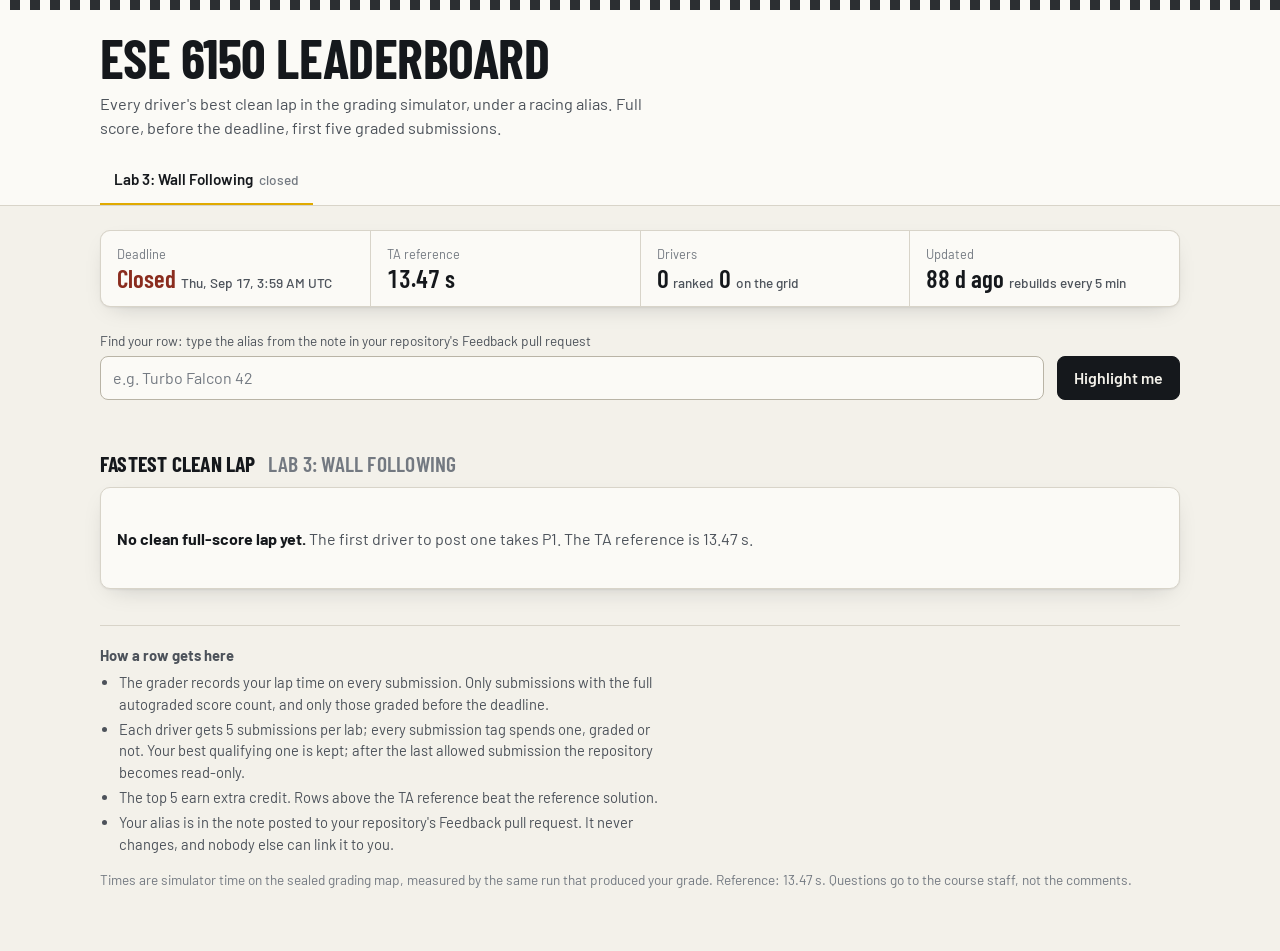
<file: index.html>
<!doctype html>
<html lang="en">
<head>
<meta charset="utf-8">
<meta name="viewport" content="width=device-width, initial-scale=1">
<title>ESE 6150 Leaderboard</title>
<meta name="description" content="Live lap-time leaderboard for the ESE 6150 Roboracer labs: best clean lap per driver, anonymous aliases, TA reference.">
<meta name="color-scheme" content="light dark">
<link rel="preconnect" href="https://fonts.googleapis.com">
<link rel="preconnect" href="https://fonts.gstatic.com" crossorigin>
<link href="https://fonts.googleapis.com/css2?family=Barlow+Condensed:wght@600;700&family=Barlow:wght@400;500;600&display=swap" rel="stylesheet">
<style>
  :root {
    --bg: #f3f1ea;
    --surface: #fbfaf6;
    --surface-2: #ece9df;
    --ink: #15181c;
    --ink-2: #4c525a;
    --ink-3: #737981;
    --line: #d8d4c9;
    --line-strong: #b9b4a6;
    --accent: #e0aa00;
    --accent-tint: #fdf0bf;
    --accent-ink: #6f5200;
    --me: #0c6b4f;
    --me-tint: #d9f0e6;
    --me-ink: #0a4f3b;
    --danger-ink: #8a2c1e;
    --shadow: 0 1px 2px rgba(20, 24, 28, .06), 0 8px 24px -12px rgba(20, 24, 28, .25);
    --radius: 10px;
    --display: "Barlow Condensed", "Arial Narrow", "Helvetica Neue", Arial, sans-serif;
    --body: "Barlow", "Helvetica Neue", Arial, system-ui, sans-serif;
    color-scheme: light dark;
  }
  @media (prefers-color-scheme: dark) {
    :root:not([data-theme="light"]) {
      --bg: #0f1113;
      --surface: #171a1e;
      --surface-2: #1f2328;
      --ink: #f0eee7;
      --ink-2: #b1b6bd;
      --ink-3: #868c94;
      --line: #2b3037;
      --line-strong: #3d434b;
      --accent: #f2c14e;
      --accent-tint: #3a2f0d;
      --accent-ink: #f6d174;
      --me: #4fd1a3;
      --me-tint: #10352a;
      --me-ink: #8fe7c6;
      --danger-ink: #f2a08f;
      --shadow: 0 1px 2px rgba(0, 0, 0, .4), 0 12px 32px -12px rgba(0, 0, 0, .7);
    }
  }
  * { box-sizing: border-box; }
  html { background: var(--bg); }
  body {
    margin: 0;
    font-family: var(--body);
    font-size: 16px;
    line-height: 1.45;
    color: var(--ink);
    background: var(--bg);
    -webkit-font-smoothing: antialiased;
    accent-color: var(--accent);
    caret-color: var(--accent);
    scrollbar-color: var(--line-strong) transparent;
  }
  ::selection { background: var(--accent); color: #15181c; }
  :focus-visible { outline: 2px solid var(--accent); outline-offset: 2px; border-radius: 4px; }
  a { color: inherit; text-decoration-thickness: 1px; text-underline-offset: .18em; }
  .wrap { width: min(1080px, 100% - 2rem); margin-inline: auto; }

  /* Masthead: the checkered band is the only ornament on the page. */
  .masthead {
    border-bottom: 1px solid var(--line);
    background: var(--surface);
    position: relative;
  }
  .masthead::before {
    content: "";
    display: block;
    height: 10px;
    background:
      repeating-conic-gradient(var(--ink) 0 25%, var(--surface) 0 50%) 0 0 / 20px 20px;
    opacity: .9;
  }
  .masthead .wrap { padding: 1.4rem 0 0; }
  h1 {
    font-family: var(--display);
    font-weight: 700;
    font-size: clamp(2.2rem, 5vw, 3.4rem);
    line-height: .95;
    letter-spacing: -.01em;
    text-transform: uppercase;
    margin: 0;
    text-wrap: balance;
  }
  .lede { margin: .5rem 0 0; max-width: 62ch; color: var(--ink-2); font-size: 1.02rem; }
  .tabs { display: flex; gap: .25rem; margin-top: 1.1rem; overflow-x: auto; scrollbar-width: none; }
  .tabs::-webkit-scrollbar { display: none; }
  .tab {
    appearance: none; border: 0; background: transparent; color: var(--ink-2);
    font: inherit; font-weight: 600; font-size: .95rem; padding: .7rem .9rem .8rem;
    border-bottom: 3px solid transparent; cursor: pointer; white-space: nowrap; margin-bottom: -1px;
  }
  .tab:hover { color: var(--ink); }
  .tab[aria-selected="true"] { color: var(--ink); border-bottom-color: var(--accent); }
  .tab .state { font-weight: 500; color: var(--ink-3); margin-left: .35rem; font-size: .85rem; }

  main .wrap { padding: 1.5rem 0 3rem; }

  /* Status strip */
  .status {
    display: grid; grid-template-columns: repeat(auto-fit, minmax(190px, 1fr)); gap: 1px;
    background: var(--line); border: 1px solid var(--line); border-radius: var(--radius);
    overflow: hidden; box-shadow: var(--shadow);
  }
  .status > div { background: var(--surface); padding: .85rem 1rem; }
  .status .k { font-size: .8rem; color: var(--ink-3); margin: 0; }
  .status .v {
    margin: .15rem 0 0; font-family: var(--display); font-weight: 600; font-size: 1.55rem;
    line-height: 1.1; font-variant-numeric: tabular-nums;
  }
  .status .v small { font-family: var(--body); font-weight: 500; font-size: .85rem; color: var(--ink-2); margin-left: .3rem; }
  .status .closed .v { color: var(--danger-ink); }

  /* Find me */
  .find { margin-top: 1.5rem; display: flex; flex-wrap: wrap; gap: .6rem .8rem; align-items: end; }
  .find label { display: block; font-size: .85rem; color: var(--ink-2); margin-bottom: .3rem; }
  .find .field { flex: 1 1 260px; }
  .find input {
    width: 100%; font: inherit; padding: .6rem .75rem; border-radius: 8px;
    border: 1px solid var(--line-strong); background: var(--surface); color: var(--ink);
  }
  .find input::placeholder { color: var(--ink-3); }
  .btn {
    font: inherit; font-weight: 600; padding: .6rem 1rem; border-radius: 8px; cursor: pointer;
    border: 1px solid var(--ink); background: var(--ink); color: var(--bg);
  }
  .btn:hover { opacity: .9; }
  .btn.quiet { background: transparent; color: var(--ink-2); border-color: var(--line-strong); }
  .find-msg { flex-basis: 100%; margin: 0; font-size: .92rem; color: var(--ink-2); min-height: 1.3em; }
  .find-msg.ok { color: var(--me-ink); }

  /* Board */
  .board { margin-top: 1.2rem; }
  .board h2, .grid h2 {
    font-family: var(--display); font-weight: 700; font-size: 1.35rem; text-transform: uppercase;
    letter-spacing: .01em; margin: 0 0 .5rem;
  }
  .board h2 span, .grid h2 span { color: var(--ink-3); font-weight: 600; margin-left: .5rem; }
  .table-wrap {
    overflow-x: auto; border: 1px solid var(--line); border-radius: var(--radius);
    background: var(--surface); box-shadow: var(--shadow);
  }
  table { border-collapse: collapse; width: 100%; min-width: 560px; }
  th, td { padding: .62rem .8rem; text-align: left; border-top: 1px solid var(--line); vertical-align: middle; }
  thead th {
    border-top: 0; font-size: .78rem; text-transform: uppercase; letter-spacing: .06em;
    color: var(--ink-2); font-weight: 600; background: var(--surface-2);
  }
  td.num, th.num { text-align: right; font-variant-numeric: tabular-nums; white-space: nowrap; }
  td.rank { width: 3.6rem; text-align: center; font-family: var(--display); font-weight: 700; font-size: 1.2rem; }
  td.alias { font-weight: 600; }
  td.time { font-family: var(--display); font-weight: 700; font-size: 1.35rem; letter-spacing: .01em; }
  td.gap { color: var(--ink-2); }
  td.when { color: var(--ink-3); white-space: nowrap; }
  tr.podium td.rank { background: var(--accent-tint); color: var(--accent-ink); }
  tr.podium:first-child td.rank { background: var(--accent); color: #15181c; }
  tr.ref { background: var(--surface-2); color: var(--ink-2); }
  tr.ref td { border-top: 1px dashed var(--line-strong); border-bottom: 1px dashed var(--line-strong); font-style: italic; }
  tr.ref td.rank { font-style: normal; font-size: .8rem; letter-spacing: .06em; }
  tr.ref td.time { font-style: normal; }
  tr.me td { background: var(--me-tint); }
  tr.me td:first-child { box-shadow: inset 3px 0 0 var(--me); }
  .pill {
    display: inline-block; font-size: .72rem; font-weight: 700; letter-spacing: .06em; text-transform: uppercase;
    padding: .12rem .45rem; border-radius: 999px; margin-left: .5rem; vertical-align: middle;
  }
  .pill.you { background: var(--me); color: var(--bg); }
  .pill.locked { background: var(--surface-2); color: var(--ink-2); border: 1px solid var(--line-strong); }
  @keyframes land { 0% { transform: scale(.4); opacity: 0; } 100% { transform: scale(1); opacity: 1; } }
  .just-found .pill.you { animation: land .7s cubic-bezier(.16, 1, .3, 1) both; }
  @media (prefers-reduced-motion: reduce) { .just-found .pill.you { animation: none; } }
  .empty { padding: 1.4rem 1rem; color: var(--ink-2); }
  .empty strong { color: var(--ink); }
  @media (max-width: 700px) {
    .col-avg, .col-top, .col-when { display: none; }
    table { min-width: 0; }
    th, td { padding: .55rem .5rem; }
    td.rank { width: 2.6rem; font-size: 1.05rem; }
    td.time { font-size: 1.15rem; }
    .status { grid-template-columns: repeat(2, 1fr); }
    .status .v { font-size: 1.3rem; }
  }

  /* On the grid */
  .grid { margin-top: 1.6rem; }
  .chips { display: flex; flex-wrap: wrap; gap: .45rem; margin: 0; padding: 0; list-style: none; }
  .chips li {
    border: 1px solid var(--line-strong); border-radius: 999px; padding: .3rem .7rem;
    font-size: .92rem; background: var(--surface); font-variant-numeric: tabular-nums;
  }
  .chips li.me { border-color: var(--me); background: var(--me-tint); box-shadow: 0 0 0 1px var(--me); }
  .chips li span { color: var(--ink-3); margin-left: .35rem; }
  .grid p { color: var(--ink-2); margin: .3rem 0 .7rem; }

  /* Rules */
  .rules { margin-top: 2.2rem; padding-top: 1.2rem; border-top: 1px solid var(--line); color: var(--ink-2); font-size: .92rem; }
  .rules ul { padding-left: 1.2rem; margin: .4rem 0 0; max-width: 72ch; }
  .rules li + li { margin-top: .25rem; }
  .rules .fine { margin-top: .9rem; color: var(--ink-3); font-size: .85rem; }
  .notice { margin: 1rem 0 0; padding: .8rem 1rem; border: 1px solid var(--line-strong); border-radius: 8px; background: var(--surface); color: var(--ink-2); }
  .hidden { display: none !important; }
</style>
</head>
<body>
<header class="masthead">
  <div class="wrap">
    <h1>ESE 6150 Leaderboard</h1>
    <p class="lede">Every driver's best clean lap in the grading simulator, under a racing alias. Full score, before the deadline, first five graded submissions.</p>
    <nav class="tabs" id="tabs" aria-label="Labs"></nav>
  </div>
</header>
<main>
  <div class="wrap">
    <p class="notice hidden" id="notice"></p>
    <section class="status" id="status" aria-live="polite"></section>

    <section class="find" aria-labelledby="find-label">
      <div class="field">
        <label id="find-label" for="find-input">Find your row: type the alias from the note in your repository's Feedback pull request</label>
        <input id="find-input" list="alias-list" placeholder="e.g. Turbo Falcon 42" autocomplete="off" spellcheck="false">
        <datalist id="alias-list"></datalist>
      </div>
      <button class="btn" id="find-btn" type="button">Highlight me</button>
      <button class="btn quiet hidden" id="forget-btn" type="button">Forget</button>
      <p class="find-msg" id="find-msg" aria-live="polite"></p>
    </section>

    <section class="board" aria-labelledby="board-title">
      <h2 id="board-title">Standings</h2>
      <div class="table-wrap" id="board"></div>
    </section>

    <section class="grid hidden" id="grid" aria-labelledby="grid-title">
      <h2 id="grid-title">On the grid <span id="grid-count"></span></h2>
      <p>Drivers who have submitted but have no full-score lap before the deadline yet.</p>
      <ul class="chips" id="grid-list"></ul>
    </section>

    <footer class="rules" id="rules"></footer>
  </div>
</main>

<script>
(function () {
  "use strict";
  const $ = (id) => document.getElementById(id);
  const params = new URLSearchParams(location.search);
  const STORE = "ese6150-leaderboard-alias";
  const state = { index: null, docs: {}, slug: params.get("lab"), me: "", justFound: false };

  try { state.me = params.get("me") || localStorage.getItem(STORE) || ""; } catch (e) { state.me = params.get("me") || ""; }
  if (params.get("me")) state.justFound = true;

  const esc = (s) => String(s).replace(/[&<>"']/g, (c) => ({ "&": "&amp;", "<": "&lt;", ">": "&gt;", '"': "&quot;", "'": "&#39;" }[c]));
  const fmtValue = (v, unit) => v.toFixed(2) + (unit ? " " + unit : "");
  const fmtGap = (v, leader, dir) => {
    const d = dir === "lower" ? v - leader : leader - v;
    return d === 0 ? "—" : (d > 0 ? "+" : "−") + Math.abs(d).toFixed(2);
  };
  const fmtWhen = (iso) => {
    const d = new Date(iso);
    return d.toLocaleDateString(undefined, { month: "short", day: "numeric" }) + " · " +
      d.toLocaleTimeString(undefined, { hour: "numeric", minute: "2-digit" });
  };
  const fmtDeadline = (iso) => new Date(iso).toLocaleString(undefined, { weekday: "short", month: "short", day: "numeric", hour: "numeric", minute: "2-digit", timeZoneName: "short" });
  const countdown = (iso) => {
    let s = Math.max(0, (new Date(iso) - Date.now()) / 1000);
    const d = Math.floor(s / 86400); s -= d * 86400;
    const h = Math.floor(s / 3600); s -= h * 3600;
    const m = Math.floor(s / 60);
    if (d > 0) return `${d}d ${String(h).padStart(2, "0")}h`;
    if (h > 0) return `${h}h ${String(m).padStart(2, "0")}m`;
    return `${m} min`;
  };
  const ago = (iso) => {
    const m = Math.round((Date.now() - new Date(iso)) / 60000);
    if (m < 1) return "just now";
    if (m < 60) return `${m} min ago`;
    const h = Math.round(m / 60);
    return h < 48 ? `${h} h ago` : `${Math.round(h / 24)} d ago`;
  };
  const same = (a, b) => a && b && a.trim().toLowerCase() === b.trim().toLowerCase();

  async function fetchJSON(path) {
    const r = await fetch(path + "?t=" + Date.now(), { cache: "no-store" });
    if (!r.ok) throw new Error(`${path}: HTTP ${r.status}`);
    return r.json();
  }

  async function load(initial) {
    try {
      state.index = await fetchJSON("data/index.json");
    } catch (err) {
      $("notice").textContent = "The board data could not be loaded right now. It rebuilds every few minutes; try again shortly.";
      $("notice").classList.remove("hidden");
      return;
    }
    const labs = state.index.labs || [];
    if (!labs.length) {
      $("notice").textContent = "No lab has a leaderboard yet. The first timed lab appears here once its grader is live.";
      $("notice").classList.remove("hidden");
      return;
    }
    if (!labs.some((l) => l.slug === state.slug)) {
      const open = labs.filter((l) => l.due && new Date(l.due) > Date.now());
      state.slug = (open.length ? open : labs)[open.length ? 0 : labs.length - 1].slug;
    }
    const lab = labs.find((l) => l.slug === state.slug);
    try {
      state.docs[state.slug] = await fetchJSON("data/" + lab.file);
    } catch (err) {
      $("notice").textContent = "This lab's data could not be loaded right now.";
      $("notice").classList.remove("hidden");
      return;
    }
    $("notice").classList.add("hidden");
    render();
    if (initial && state.me) locate(false);
  }

  function render() {
    const labs = state.index.labs;
    const doc = state.docs[state.slug];
    renderTabs(labs);
    renderStatus(doc);
    renderBoard(doc);
    renderGrid(doc);
    renderRules(doc);
    document.title = `${doc.title} · ESE 6150 Leaderboard`;
    $("forget-btn").classList.toggle("hidden", !state.me);
    if (state.me && !$("find-input").value) $("find-input").value = state.me;
  }

  function renderTabs(labs) {
    $("tabs").innerHTML = labs.map((l) => {
      const closed = l.due && new Date(l.due) < Date.now();
      return `<button class="tab" role="tab" data-slug="${esc(l.slug)}" aria-selected="${l.slug === state.slug}">${esc(l.title)}<span class="state">${closed ? "closed" : "open"}</span></button>`;
    }).join("");
    $("tabs").querySelectorAll(".tab").forEach((b) => b.addEventListener("click", () => switchLab(b.dataset.slug)));
  }

  async function switchLab(slug) {
    state.slug = slug;
    const url = new URL(location.href);
    url.searchParams.set("lab", slug);
    history.replaceState(null, "", url);
    if (!state.docs[slug]) {
      const lab = state.index.labs.find((l) => l.slug === slug);
      try { state.docs[slug] = await fetchJSON("data/" + lab.file); } catch (e) { return; }
    }
    render();
    if (state.me) locate(false);
  }

  function renderStatus(doc) {
    const closed = doc.due && new Date(doc.due) < Date.now();
    const notOpen = doc.available_from && new Date(doc.available_from) > Date.now();
    const unit = doc.metric.unit;
    const parts = [];
    if (notOpen) {
      parts.push(`<div><p class="k">Opens</p><p class="v">${esc(countdown(doc.available_from))}<small>${esc(fmtDeadline(doc.available_from))}</small></p></div>`);
    } else if (closed) {
      parts.push(`<div class="closed"><p class="k">Deadline</p><p class="v">Closed<small>${esc(fmtDeadline(doc.due))}</small></p></div>`);
    } else if (doc.due) {
      parts.push(`<div><p class="k">Closes in</p><p class="v">${esc(countdown(doc.due))}<small>${esc(fmtDeadline(doc.due))}</small></p></div>`);
    }
    parts.push(`<div><p class="k">TA reference</p><p class="v">${doc.reference ? esc(fmtValue(doc.reference.metric, unit)) : "—"}</p></div>`);
    parts.push(`<div><p class="k">Drivers</p><p class="v">${doc.rows.length}<small>ranked</small> ${doc.unranked.length}<small>on the grid</small></p></div>`);
    parts.push(`<div><p class="k">Updated</p><p class="v">${esc(ago(doc.generated_at))}<small>rebuilds every 5 min</small></p></div>`);
    $("status").innerHTML = parts.join("");
  }

  function renderBoard(doc) {
    const m = doc.metric;
    const extras = (m.extras || []).filter((x) => doc.rows.some((r) => r.extras && r.extras[x.key] != null));
    const rows = doc.rows.slice();
    const leader = rows.length ? rows[0].metric : (doc.reference ? doc.reference.metric : null);
    const entries = rows.map((r) => ({ kind: "row", r }));
    if (doc.reference) {
      let i = 0;
      while (i < entries.length && (m.direction === "lower" ? entries[i].r.metric <= doc.reference.metric : entries[i].r.metric >= doc.reference.metric)) i++;
      entries.splice(i, 0, { kind: "ref", r: { alias: "TA reference solution", metric: doc.reference.metric, extras: doc.reference.extras || {} } });
    }
    $("board-title").innerHTML = `${esc(doc.board_title)} <span>${esc(doc.title)}</span>`;
    if (!rows.length) {
      const ref = doc.reference ? ` The TA reference is ${esc(fmtValue(doc.reference.metric, m.unit))}.` : "";
      $("board").innerHTML = `<p class="empty"><strong>No clean full-score lap yet.</strong> The first driver to post one takes P1.${ref}</p>`;
      $("alias-list").innerHTML = doc.unranked.map((u) => `<option value="${esc(u.alias)}">`).join("");
      return;
    }
    const extraHead = extras.map((x) => `<th class="num col-${esc(x.key.split("_")[0])}">${esc(x.label)}</th>`).join("");
    const head = `<thead><tr><th>Pos</th><th>Driver</th><th class="num">${esc(m.label)}</th><th class="num">Gap</th>${extraHead}<th class="num">Attempt</th><th class="col-when">When</th></tr></thead>`;
    const body = entries.map((e) => {
      const r = e.r;
      const extraCells = extras.map((x) => `<td class="num col-${esc(x.key.split("_")[0])}">${r.extras && r.extras[x.key] != null ? esc(fmtValue(r.extras[x.key], x.unit)) : "—"}</td>`).join("");
      if (e.kind === "ref") {
        return `<tr class="ref"><td class="rank">REF</td><td class="alias">${esc(r.alias)}</td><td class="num time">${esc(fmtValue(r.metric, m.unit))}</td><td class="num gap">${leader == null ? "—" : esc(fmtGap(r.metric, leader, m.direction))}</td>${extraCells}<td class="num">—</td><td class="when col-when">—</td></tr>`;
      }
      const me = same(r.alias, state.me);
      const cls = [r.rank <= doc.podium ? "podium" : "", me ? "me" : "", me && state.justFound ? "just-found" : ""].filter(Boolean).join(" ");
      return `<tr class="${cls}"${me ? ' id="me-row"' : ""}><td class="rank">${r.rank}</td><td class="alias">${esc(r.alias)}${me ? '<span class="pill you">you</span>' : ""}${r.locked ? '<span class="pill locked">locked</span>' : ""}</td><td class="num time">${esc(fmtValue(r.metric, m.unit))}</td><td class="num gap">${esc(fmtGap(r.metric, leader, m.direction))}</td>${extraCells}<td class="num">#${r.attempt} of ${r.used}${doc.cap ? "/" + doc.cap : ""}</td><td class="when col-when">${esc(fmtWhen(r.at))}</td></tr>`;
    }).join("");
    $("board").innerHTML = `<table>${head}<tbody>${body}</tbody></table>`;
    state.justFound = false;
    const names = [...doc.rows.map((r) => r.alias), ...doc.unranked.map((u) => u.alias)].sort();
    $("alias-list").innerHTML = names.map((n) => `<option value="${esc(n)}">`).join("");
  }

  function renderGrid(doc) {
    const list = doc.unranked || [];
    $("grid").classList.toggle("hidden", !list.length);
    $("grid-count").textContent = list.length ? `${list.length}` : "";
    $("grid-list").innerHTML = list.map((u) => {
      const me = same(u.alias, state.me);
      return `<li class="${me ? "me" : ""}"${me ? ' id="me-row"' : ""}>${esc(u.alias)}${me ? '<span class="pill you">you</span>' : ""}<span>${u.used}${doc.cap ? "/" + doc.cap : ""} used${u.locked ? " · locked" : ""}</span></li>`;
    }).join("");
  }

  function renderRules(doc) {
    const unit = doc.metric.unit;
    $("rules").innerHTML = `
      <strong>How a row gets here</strong>
      <ul>
        <li>The grader records your ${esc(doc.metric.label.toLowerCase())} on every submission. Only submissions with the full autograded score count, and only those graded before the deadline.</li>
        <li>Each driver gets ${doc.cap ? doc.cap : "a limited number of"} submissions per lab; every submission tag spends one, graded or not. Your best qualifying one is kept; after the last allowed submission the repository becomes read-only.</li>
        <li>The top ${doc.podium} earn extra credit. Rows above the TA reference beat the reference solution.</li>
        <li>Your alias is in the note posted to your repository's Feedback pull request. It never changes, and nobody else can link it to you.</li>
      </ul>
      <p class="fine">Times are simulator time on the sealed grading map, measured by the same run that produced your grade. ${doc.reference ? "Reference: " + esc(fmtValue(doc.reference.metric, unit)) + "." : ""} Questions go to the course staff, not the comments.</p>`;
  }

  function locate(announce) {
    const query = $("find-input").value.trim() || state.me;
    if (!query) { $("find-msg").textContent = ""; return; }
    const doc = state.docs[state.slug];
    const hitRow = doc.rows.find((r) => same(r.alias, query));
    const hitGrid = doc.unranked.find((u) => same(u.alias, query));
    if (!hitRow && !hitGrid) {
      $("find-msg").className = "find-msg";
      $("find-msg").textContent = `No driver called “${query}” on this lab's board yet. Check the alias in your Feedback PR note; it appears here after your first graded submission.`;
      return;
    }
    state.me = (hitRow || hitGrid).alias;
    state.justFound = true;
    try { localStorage.setItem(STORE, state.me); } catch (e) { /* private mode */ }
    const url = new URL(location.href);
    url.searchParams.set("lab", state.slug);
    url.searchParams.set("me", state.me);
    history.replaceState(null, "", url);
    render();
    const el = $("me-row");
    if (el) el.scrollIntoView({ block: "center", behavior: announce ? "smooth" : "auto" });
    $("find-msg").className = "find-msg ok";
    $("find-msg").textContent = hitRow
      ? `${state.me}: P${hitRow.rank} of ${doc.rows.length} with ${fmtValue(hitRow.metric, doc.metric.unit)}, ${hitRow.used}${doc.cap ? " of " + doc.cap : ""} submissions used.`
      : `${state.me}: on the grid, ${hitGrid.used}${doc.cap ? " of " + doc.cap : ""} submissions used, no full-score lap before the deadline yet.`;
  }

  $("find-btn").addEventListener("click", () => locate(true));
  $("find-input").addEventListener("keydown", (e) => { if (e.key === "Enter") locate(true); });
  $("forget-btn").addEventListener("click", () => {
    state.me = "";
    $("find-input").value = "";
    $("find-msg").textContent = "";
    try { localStorage.removeItem(STORE); } catch (e) { /* ignore */ }
    const url = new URL(location.href);
    url.searchParams.delete("me");
    history.replaceState(null, "", url);
    render();
  });

  load(true);
  setInterval(() => { if (state.docs[state.slug]) renderStatus(state.docs[state.slug]); }, 30000);
  setInterval(() => load(false), 120000);
})();
</script>
</body>
</html>
</file>
